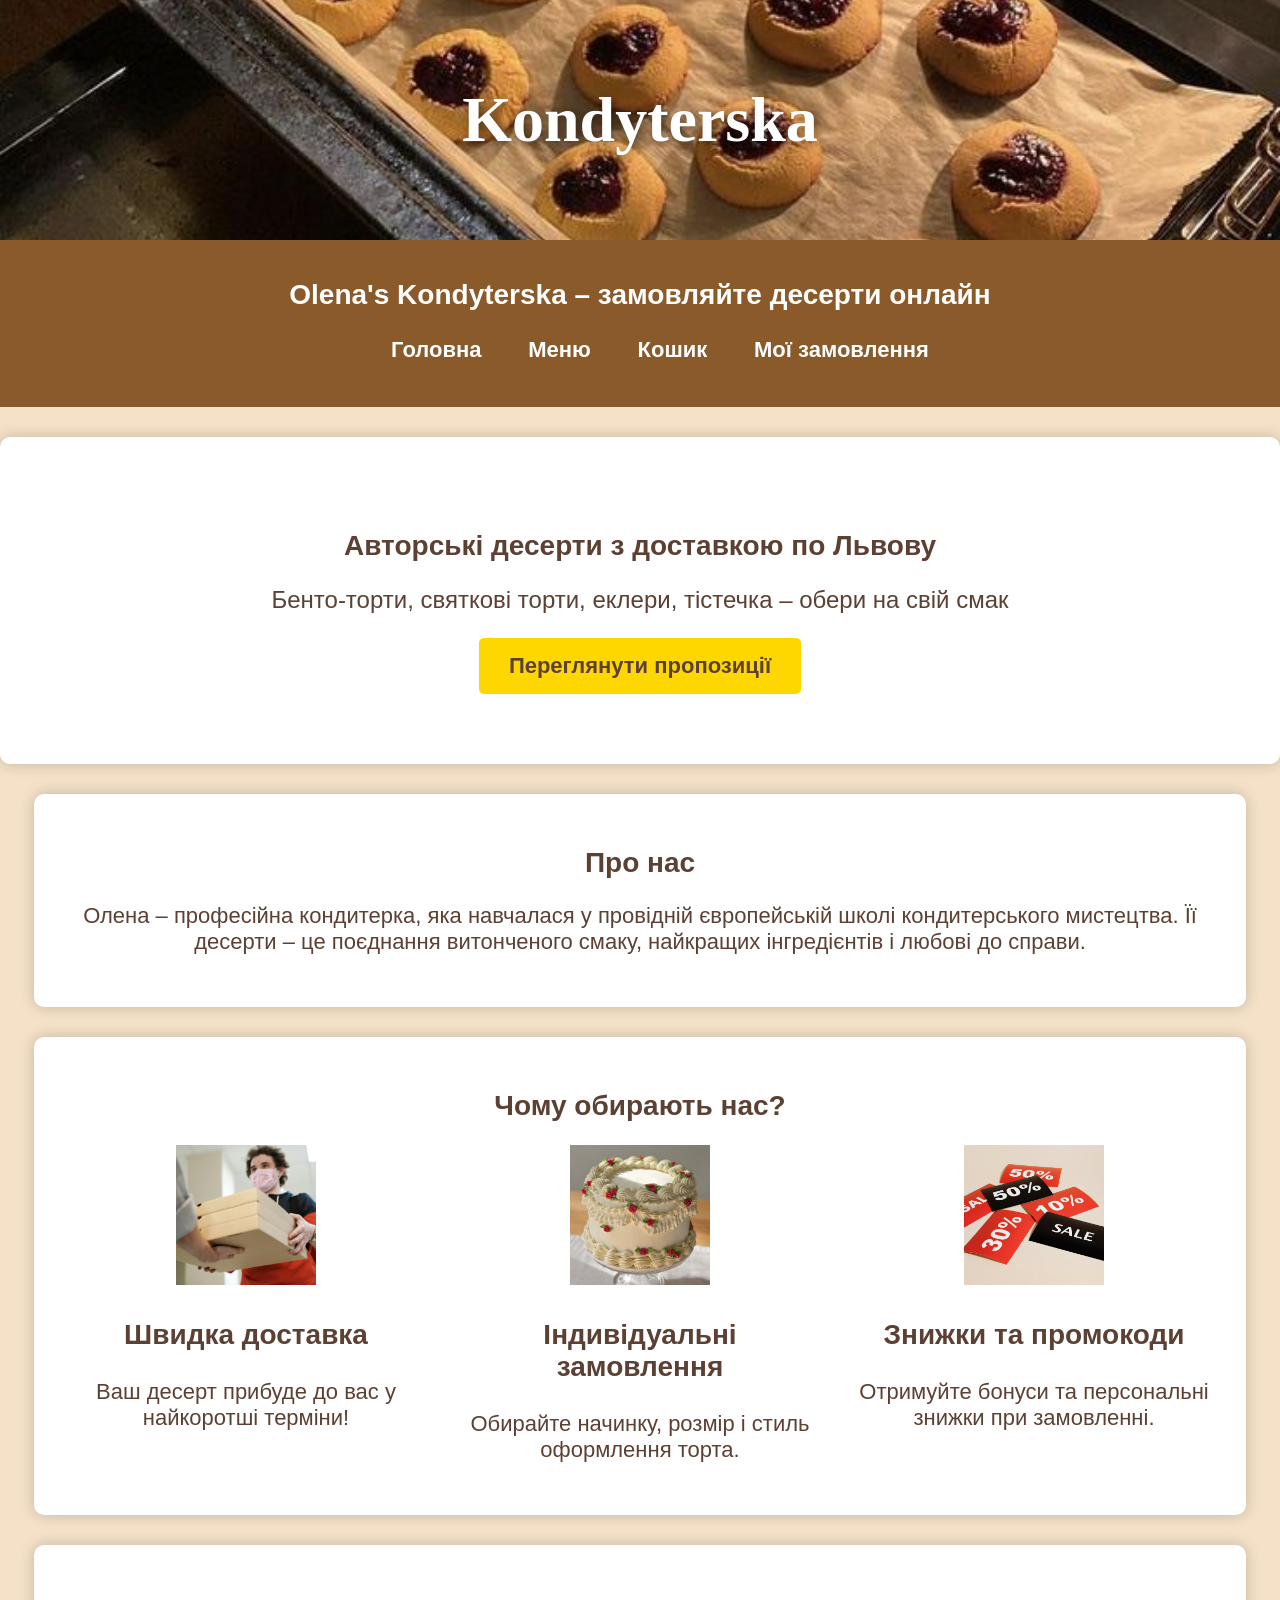
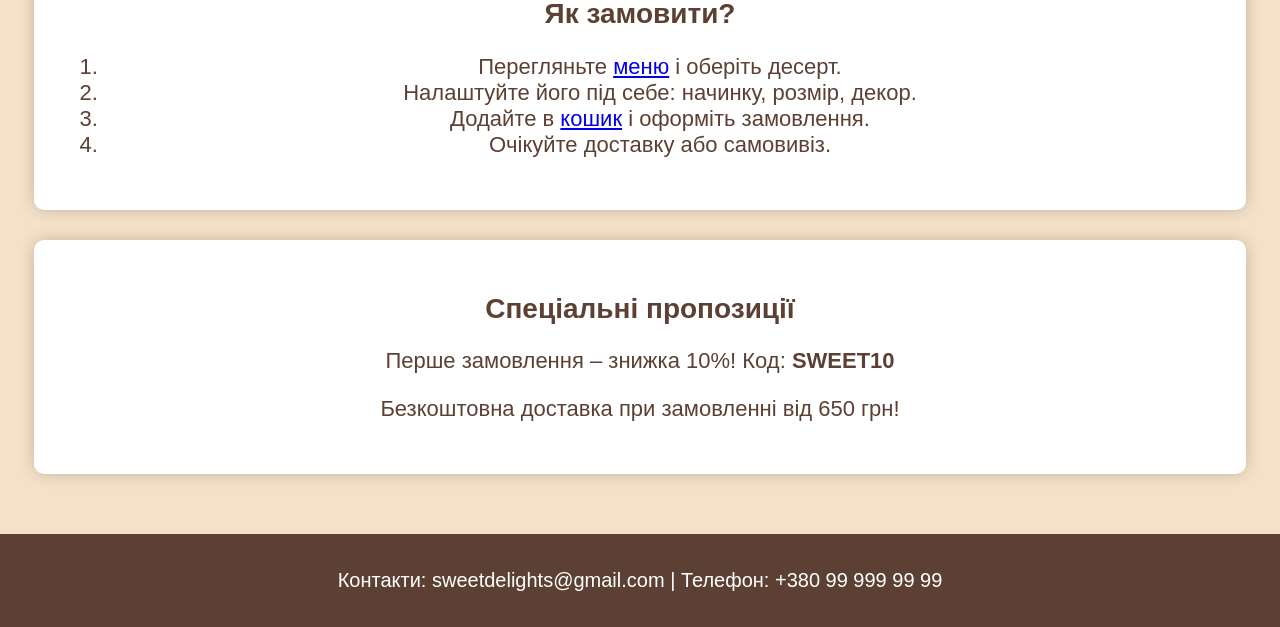
<file: index.html>
<!DOCTYPE html> 
<html lang="uk">
<head>
    <meta charset="UTF-8">
    <meta name="viewport" content="width=device-width, initial-scale=1.0">
    <title>Кондитерська платформа</title>
    <link rel="stylesheet" href="style.css">
</head>
<body>

<section class="intro">
    <h1>Kondyterska</h1>
</section>

<header>
    <h1>Olena's Kondyterska – замовляйте десерти онлайн</h1>
    <nav>
        <ul>
            <li><a href="index.html">Головна</a></li>
            <li><a href="menu.html">Меню</a></li>
            <li><a href="cart.html">Кошик</a></li>
            <li><a href="orders.html">Мої замовлення</a></li>
        </ul>
    </nav>
</header>

<main>

    <section class="banner">
        <h2>Авторські десерти з доставкою по Львову</h2>
        <p>Бенто-торти, святкові торти, еклери, тістечка – обери на свій смак</p>
        <a href="menu.html" class="btn">Переглянути пропозиції</a>
    </section>

    <section class="about">
        <h2>Про нас</h2>
        <p>Олена – професійна кондитерка, яка навчалася у провідній європейській школі кондитерського мистецтва. 
           Її десерти – це поєднання витонченого смаку, найкращих інгредієнтів і любові до справи.</p>
    </section>

    <section class="benefits">
        <h2>Чому обирають нас?</h2>
        <div class="benefit-grid">
            <div class="benefit">
                <img src="fast-delivery.png" alt="Швидка доставка">
                <h3>Швидка доставка</h3>
                <p>Ваш десерт прибуде до вас у найкоротші терміни!</p>
            </div>
            <div class="benefit">
                <img src="custom-order.png" alt="Індивідуальні замовлення">
                <h3>Індивідуальні замовлення</h3>
                <p>Обирайте начинку, розмір і стиль оформлення торта.</p>
            </div>
            <div class="benefit">
                <img src="discount.png" alt="Акції та бонуси">
                <h3>Знижки та промокоди</h3>
                <p>Отримуйте бонуси та персональні знижки при замовленні.</p>
            </div>
        </div>
    </section>

    <section class="how-to-order">
        <h2>Як замовити?</h2>
        <ol>
            <li>Перегляньте <a href="menu.html">меню</a> і оберіть десерт.</li>
            <li>Налаштуйте його під себе: начинку, розмір, декор.</li>
            <li>Додайте в <a href="cart.html">кошик</a> і оформіть замовлення.</li>
            <li>Очікуйте доставку або самовивіз.</li>
        </ol>
    </section>

    <section class="offers">
        <h2>Спеціальні пропозиції</h2>
        <p> Перше замовлення – знижка 10%! Код: <strong>SWEET10</strong></p>
        <p> Безкоштовна доставка при замовленні від 650 грн!</p>
    </section>

</main>

<footer>
    <p>Контакти: sweetdelights@gmail.com | Телефон: +380 99 999 99 99</p>
</footer>
  <script src="js/script.js"></script>
</body>
</html>
</file>
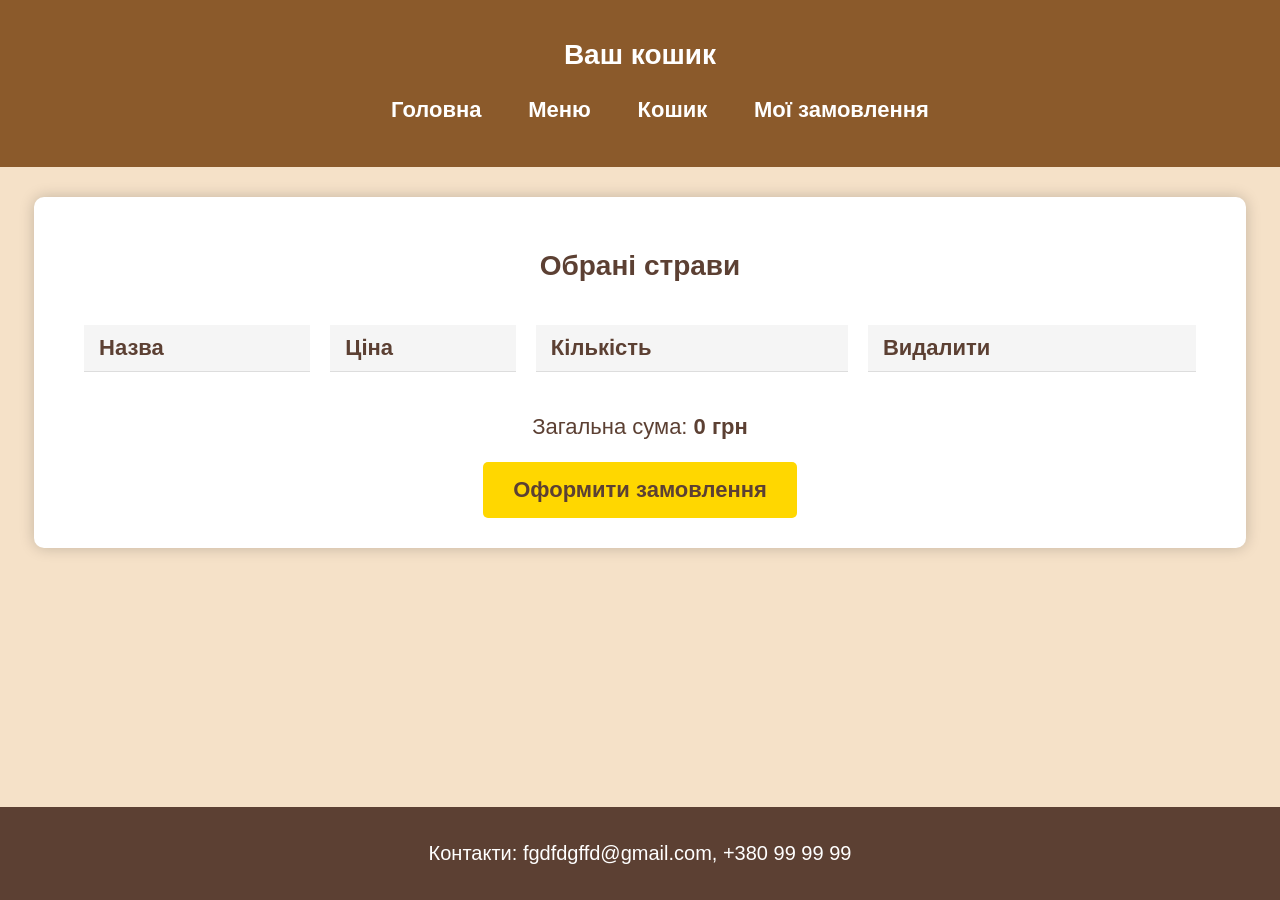
<file: cart.html>
<!DOCTYPE html>
<html lang="uk">
<head>
    <meta charset="UTF-8">
    <meta name="viewport" content="width=device-width, initial-scale=1.0">
    <title>Кошик</title>
    <link rel="stylesheet" href="style.css">
</head>
<body>

<header>
    <h1>Ваш кошик</h1>
    <nav>
        <ul>
            <li><a href="index.html">Головна</a></li>
            <li><a href="menu.html">Меню</a></li>
            <li><a href="cart.html">Кошик</a></li>
            <li><a href="orders.html">Мої замовлення</a></li>
        </ul>
    </nav>
</header>

<main>
    <section>
        <h2>Обрані страви</h2>
        <table class="cart-table">
            <thead>
                <tr>
                    <th>Назва</th>
                    <th>Ціна</th>
                    <th>Кількість</th>
                    <th>Видалити</th>
                </tr>
            </thead>
            <tbody id="cart-items">
                <!-- Тут динамічно додаються товари з JavaScript -->
            </tbody>
        </table>

        <p class="total">Загальна сума: <strong id="total-price">0 грн</strong></p>

        <button class="btn btn-order" id="place-order">Оформити замовлення</button>
    </section>
</main>

<footer>
    <p>Контакти: fgdfdgffd@gmail.com, +380 99 99 99</p>
</footer>

  <script src="js/script.js"></script>
</body>
</html>
</file>
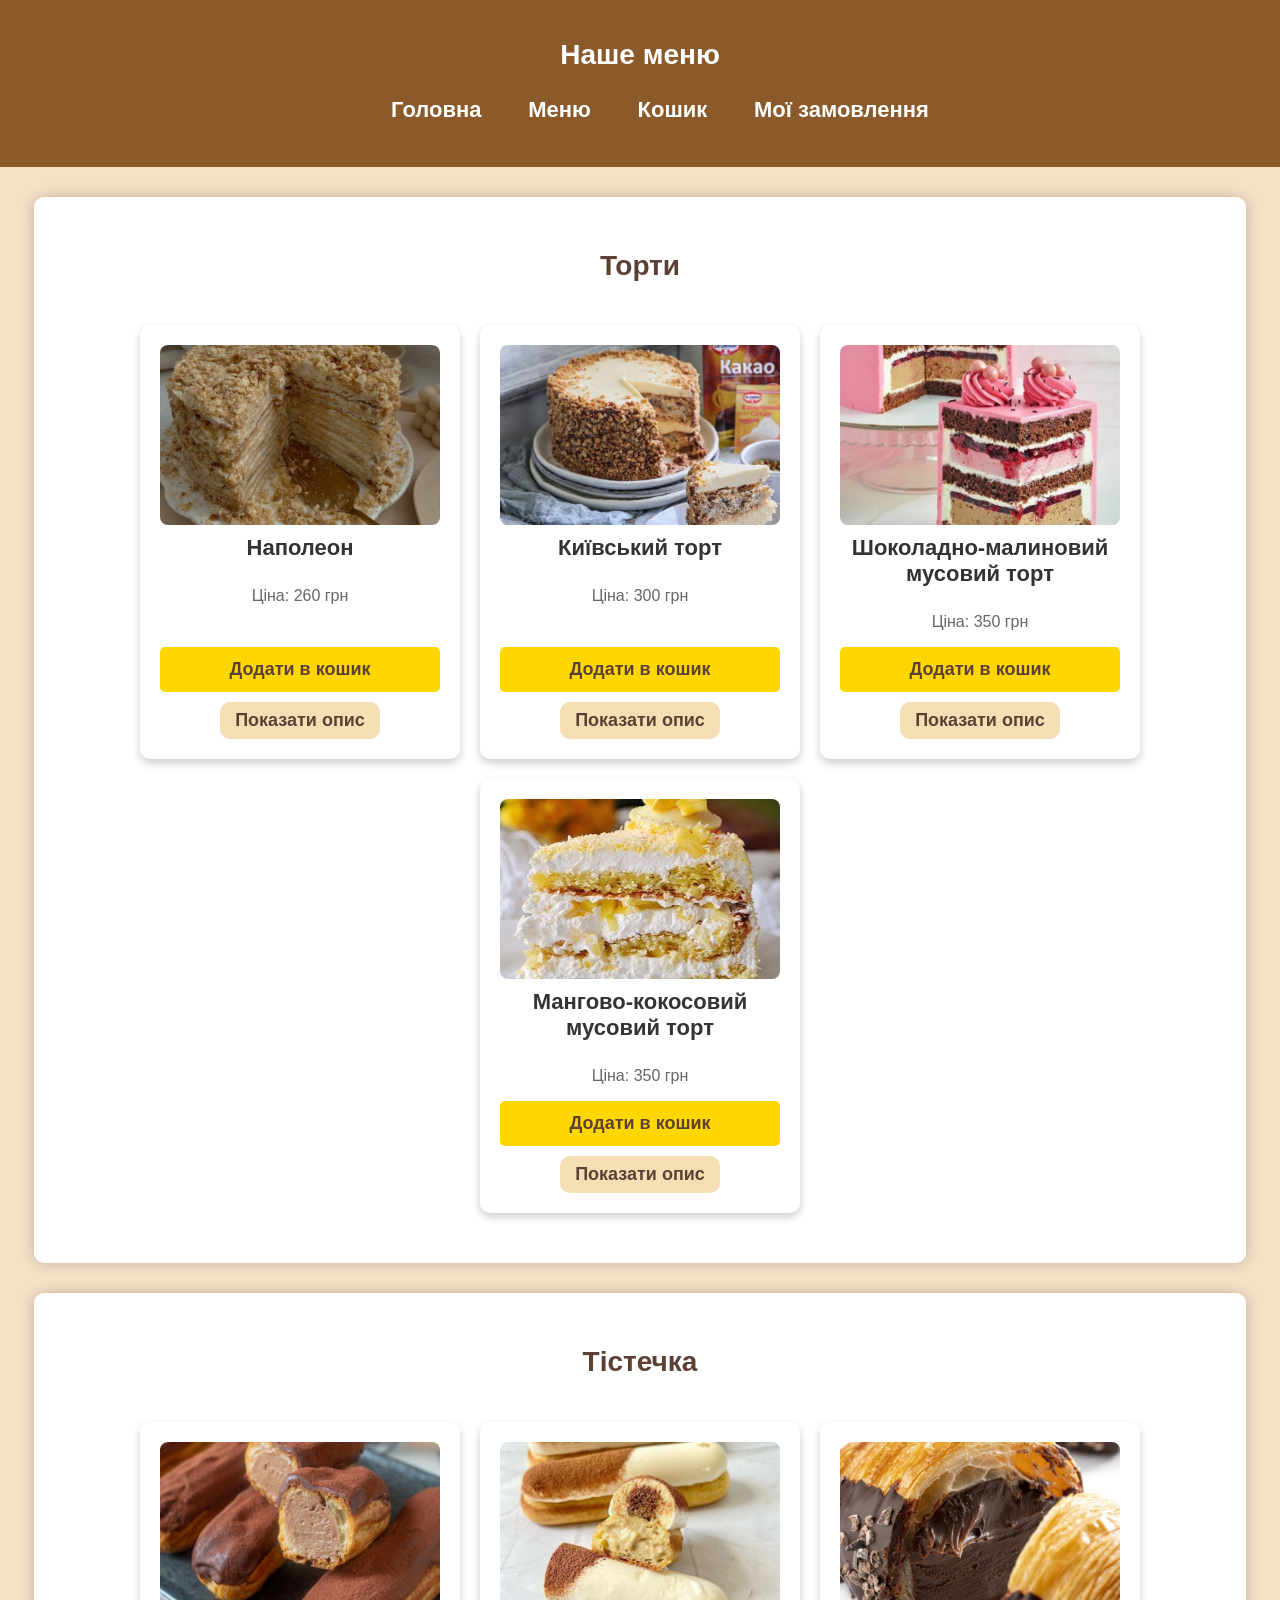
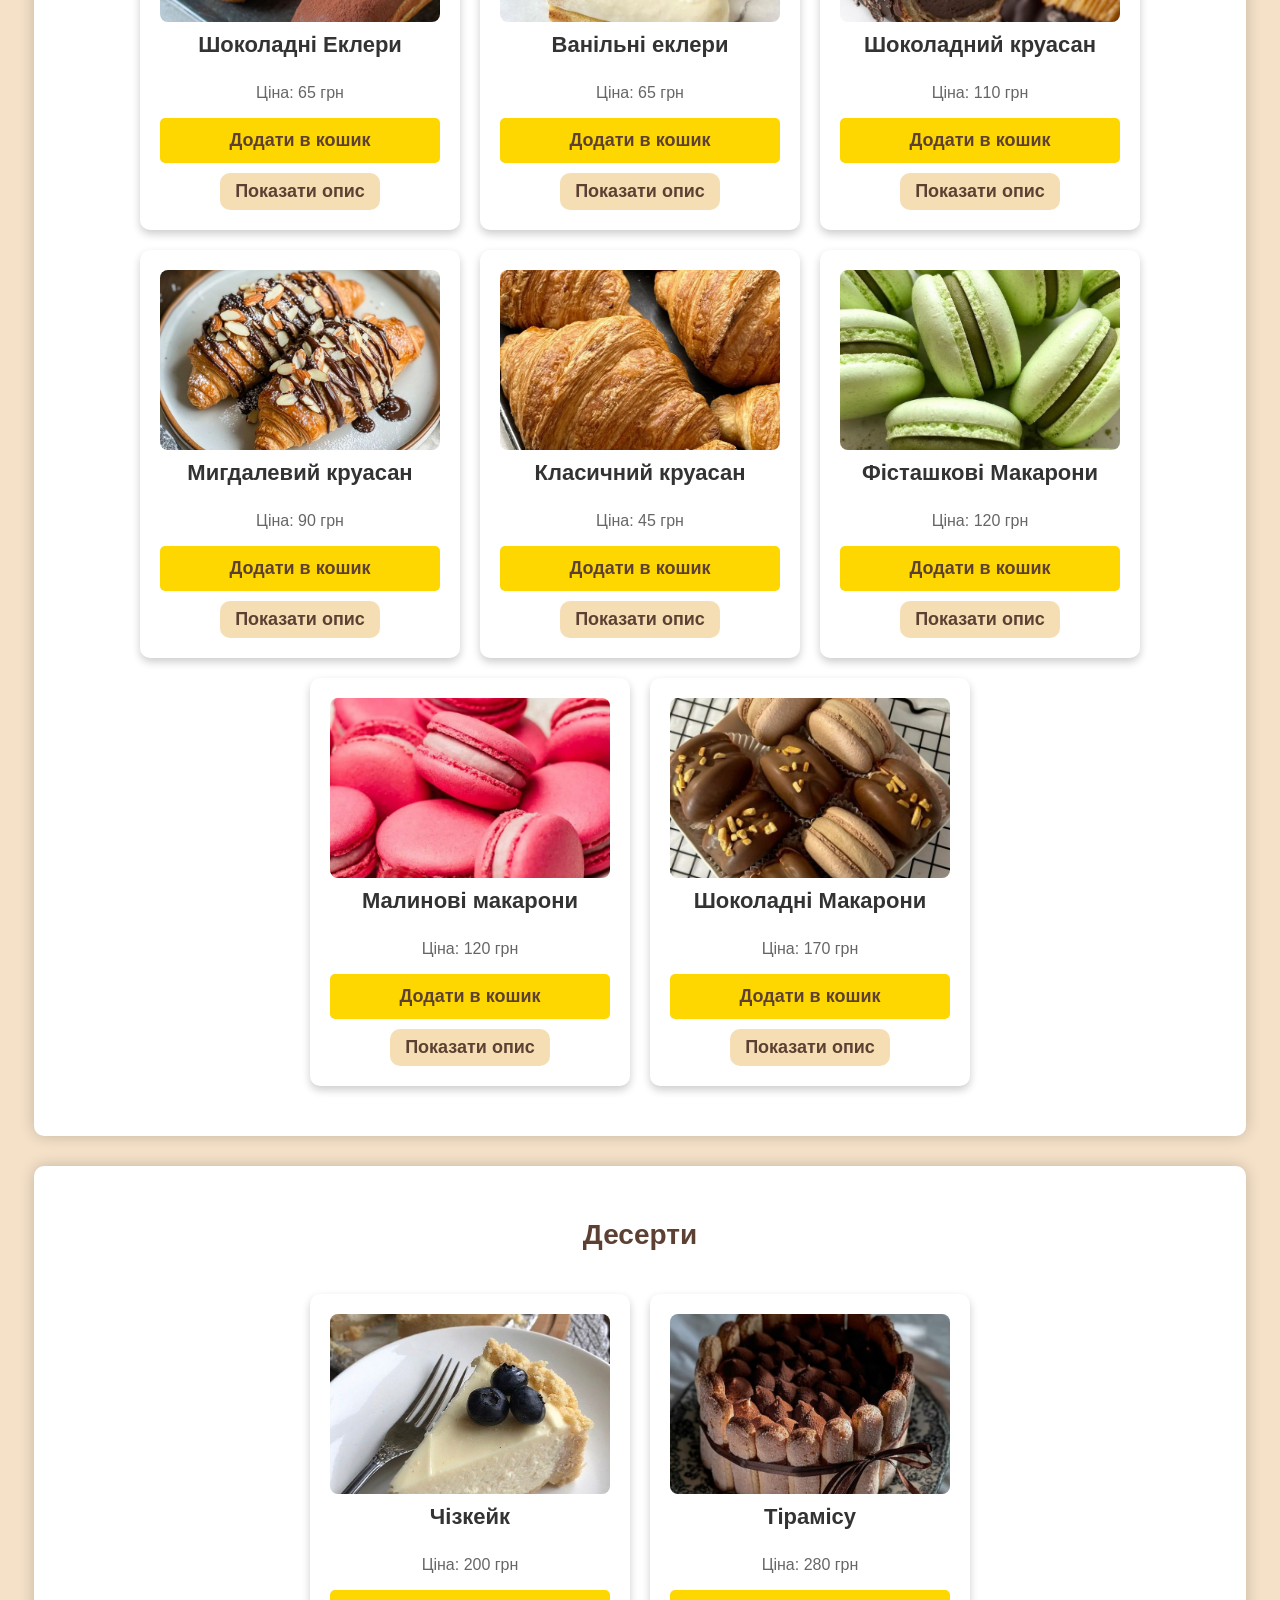
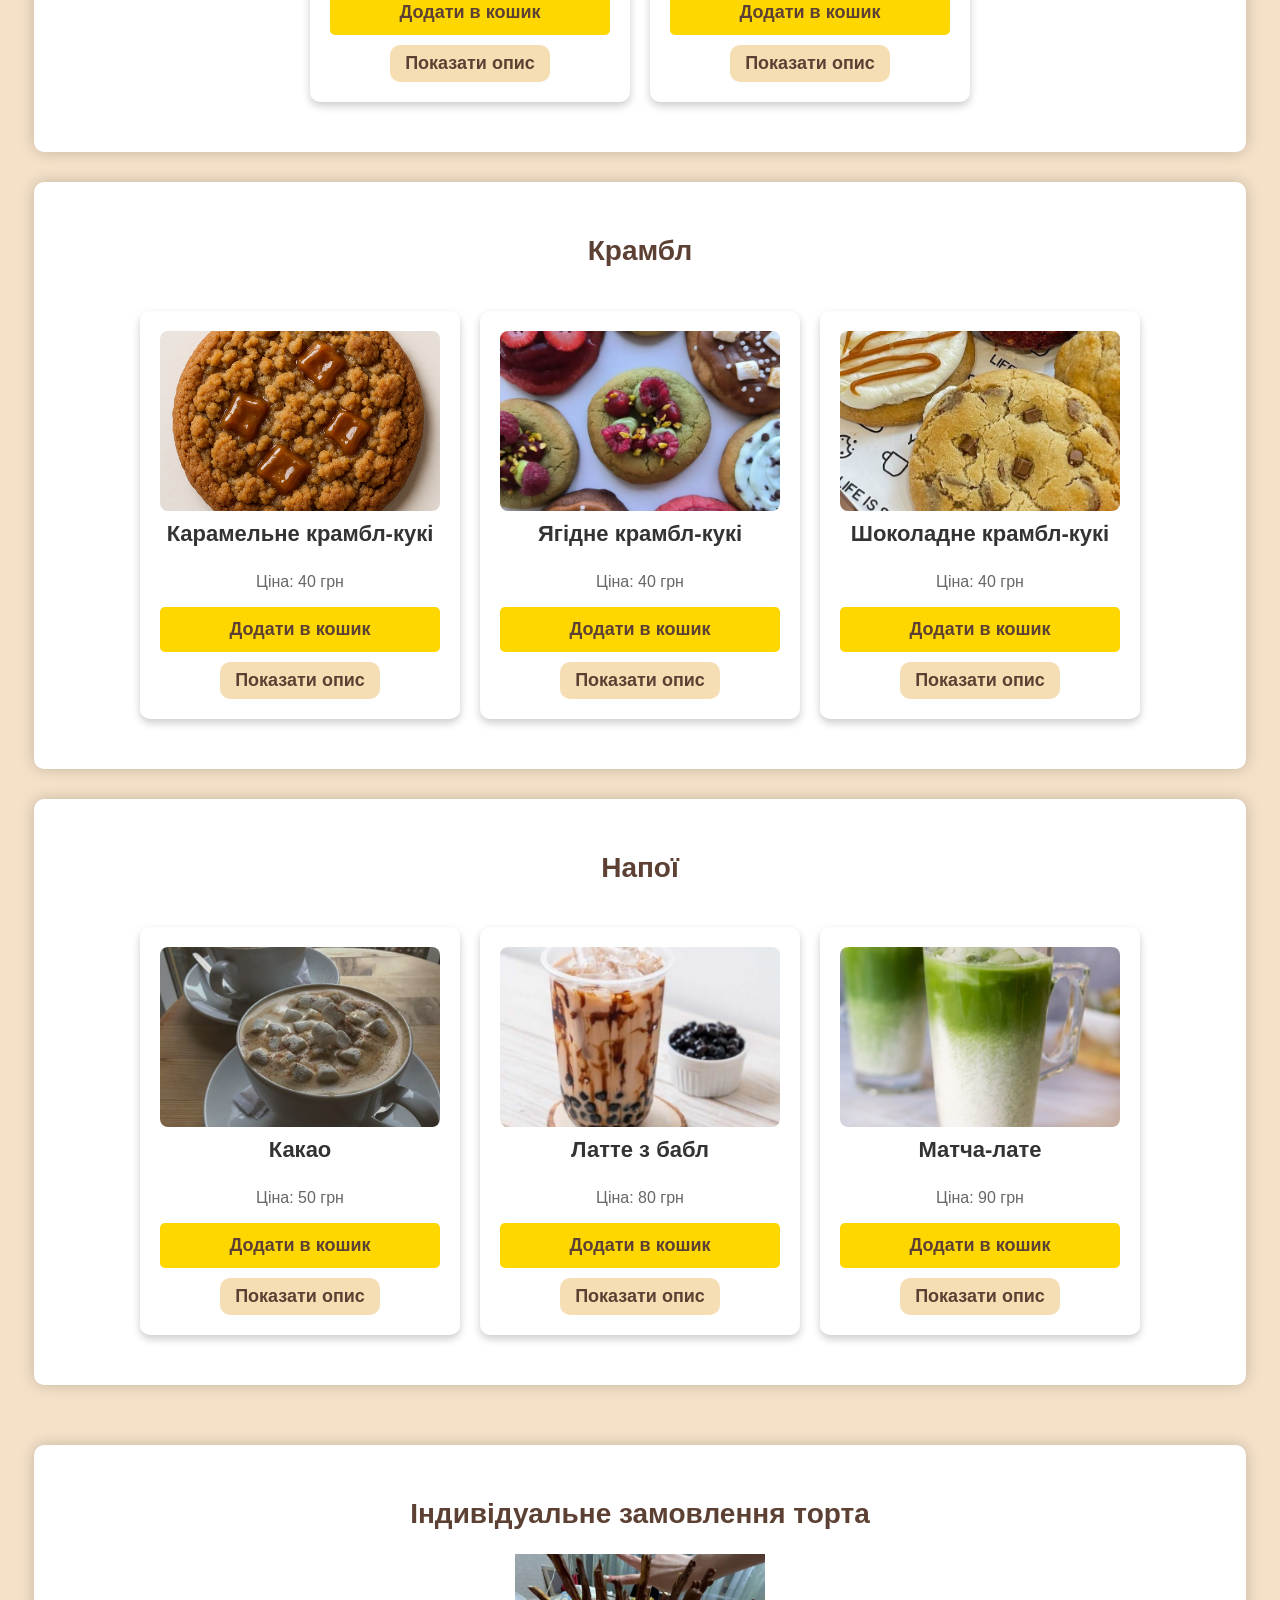
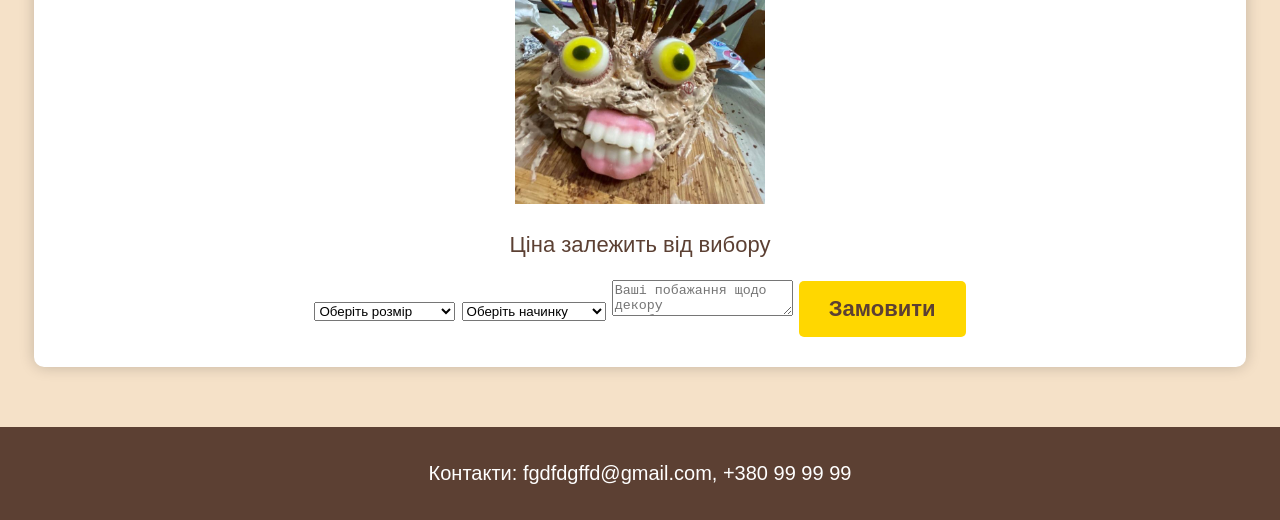
<file: menu.html>
<!DOCTYPE html>
<html lang="uk">
<head>
    <meta charset="UTF-8">
    <meta name="viewport" content="width=device-width, initial-scale=1.0">
    <title>Меню</title>
    <link rel="stylesheet" href="style.css">
</head>
<body>

<header>
    <h1>Наше меню</h1>
    <nav>
        <ul>
            <li><a href="index.html">Головна</a></li>
            <li><a href="menu.html">Меню</a></li>
            <li><a href="cart.html">Кошик</a></li>
            <li><a href="orders.html">Мої замовлення</a></li>
        </ul>
    </nav>
</header>

<main id="menu-container"></main>

<main>  
    <section>
        <h2>Індивідуальне замовлення торта</h2>
            <div class="item">
                <img src="img/custom_cake.jpg" alt="Індивідуальний торт">
                <p>Ціна залежить від вибору</p>

                <form id="custom-cake-form">
                    <select id="cake-size" required>
                      <option value="">Оберіть розмір</option>
                      <option value="Малий">Малий (500грн)</option>
                      <option value="Середній">Середній (1000грн)</option>
                      <option value="Великий">Великий (1500грн)</option>
                    </select>
                  
                    <select id="cake-filling" required>
                      <option value="">Оберіть начинку</option>
                      <option value="Шоколадна">Шоколадна</option>
                      <option value="Ванільна">Ванільна</option>
                      <option value="Вишнено-малинова">Вишнено-малинова</option>
                      <option value="Пломбірна">Пломбірна</option>
                      <option value="Цитрусова">Цитрусова</option>
                    </select>
                  
                    <textarea id="cake-decor" placeholder="Ваші побажання щодо декору (необов'язково)"  required ></textarea>
                  
                    <button type="submit" class="btn">Замовити</button>
                  </form>
                  

                <script>
                        function addCustomCakeToCart(event) {
                        event.preventDefault(); // щоб форма не перезавантажувала сторінку
                        alert("Торт додано до кошика!");
                    }

                    document.addEventListener("DOMContentLoaded", function () {
                        document
                        .querySelector("#custom-cake-form")
                        .addEventListener("submit", addCustomCakeToCart);
                    });
                  </script>

            </div>
          
    </section>
</main>

   <script src="js/script.js"></script>

   <footer>
    <p>Контакти: fgdfdgffd@gmail.com, +380 99 99 99</p>
</footer>

</body>
</html>
</file>
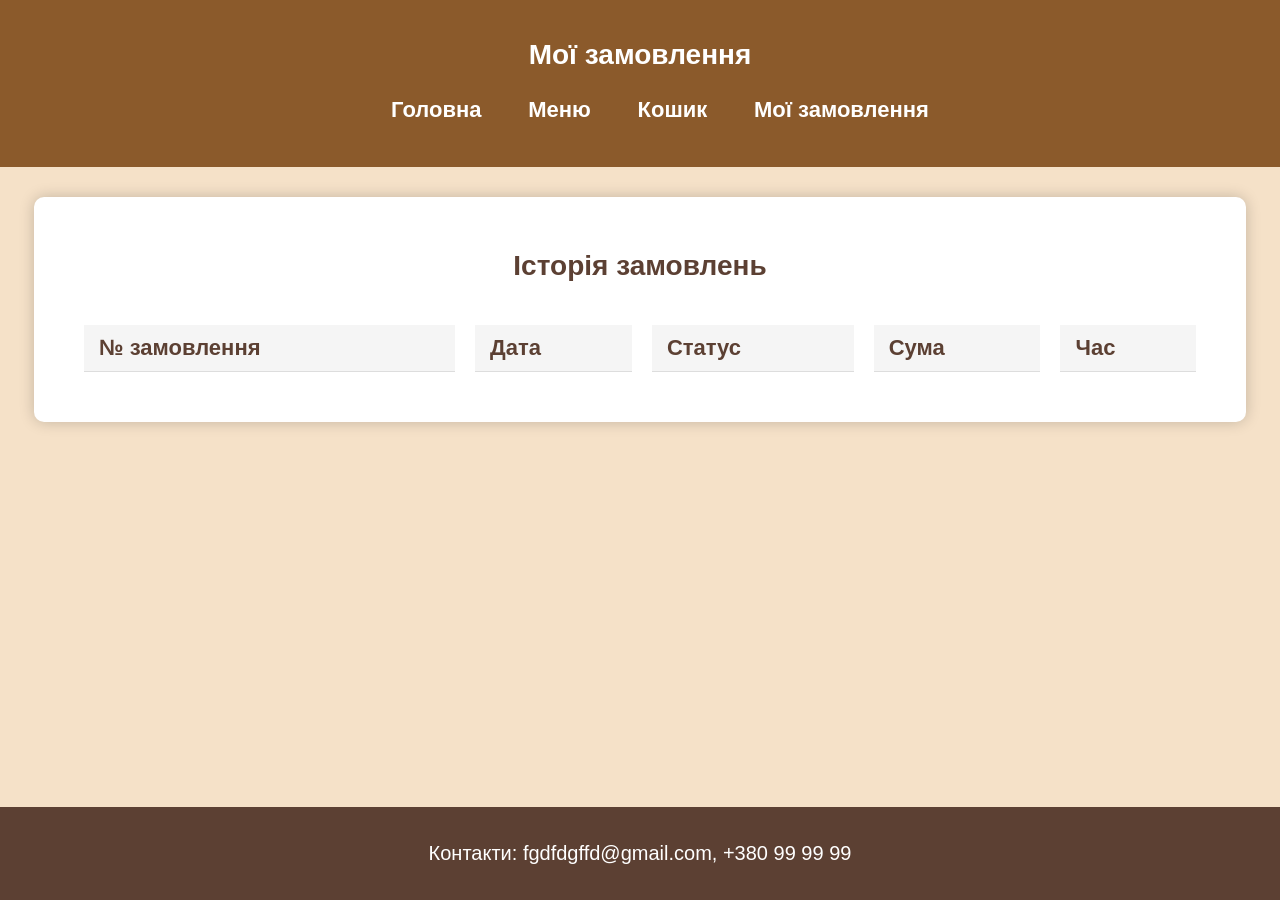
<file: orders.html>
<!DOCTYPE html>
<html lang="uk">
<head>
    <meta charset="UTF-8">
    <meta name="viewport" content="width=device-width, initial-scale=1.0">
    <title>Мої замовлення</title>
    <link rel="stylesheet" href="style.css">
</head>
<body>

<header>
    <h1>Мої замовлення</h1>
    <nav>
        <ul>
            <li><a href="index.html">Головна</a></li>
            <li><a href="menu.html">Меню</a></li>
            <li><a href="cart.html">Кошик</a></li>
            <li><a href="orders.html">Мої замовлення</a></li>
        </ul>
    </nav>
</header>

<main>
    <section>
        <h2>Історія замовлень</h2>
        <table class="orders-table">
            <thead>
                <tr><!--- не оптимізовано під телефон -->
                    <th>№ замовлення</th>
                    <th>Дата</th>
                    <th>Статус</th>
                    <th>Сума</th>
                    <th>Час</th>
                </tr>
            </thead>
            <tbody id="orders-list">
                <!-- Тут динамічно додаються замовлення з JavaScript -->
            </tbody>
        </table>
    </section>
</main>

<footer>
    <p>Контакти: fgdfdgffd@gmail.com, +380 99 99 99</p>
</footer>

  <script src="js/script.js"></script>
</body>
</html>
</file>
<file: style.css>
main{
    flex: 1;
}

.intro {
    max-width: 100%;
    margin: 0;
    background: url('background.jpg') no-repeat center center;
    background-size:cover;
    display: flex;
    align-items: center;
    justify-content: center;
    text-align: center;
    border-radius: 0;
}

body {
    font-family: Arial, sans-serif;
    text-align: center;
    background-color: #F5E1C8;
    color: #5C4033;
    font-size: 20px; 
}

html, body {
    height: 100%;
    margin: 0;
    padding: 0;
    width: 100%;
    display: flex;
    flex-direction: column;
   }


.intro h1 {
    font-family: "Times New Roman", serif;
    font-size: 5rem;
    color: white;
    font-size: clamp(2rem, 5vw, 5rem);
    text-shadow: 2px 2px 10px rgba(0, 0, 0, 0.5);
}


.description-btn {
    border-radius: 10px;
    padding: 8px 15px;
    font-size: 18px;
    font-weight: bold;
    cursor: pointer;
    border: none;
    transition: all 0.3s ease-in-out;
    background: wheat;
    color: #5C4033;
}

/* Стиль для опису страви */
.description {
    font-size: 18px;
    color: #333;
    background: white;
    padding: 10px;
    border-radius: 5px;
   
}



.menu-grid {
    display: flex;
    flex-wrap: wrap;
    justify-content: center;
    gap: 20px;
    padding: 20px;
}

.menu-item {
    display: flex;
    flex-direction: column;
    justify-content: space-between; 
    align-items: center;
    background-color: #fff;
    border-radius: 10px;
    box-shadow: 0 4px 8px rgba(0, 0, 0, 0.2);
    padding: 20px;
    width: 280px; 
    text-align: center;
}

.menu-item .description-btn {
    margin-top: 10px;
}


.menu-item:hover {
    transform: scale(1.05);
}

.menu-item img {
    width: 100%;
    height: 18px;
    object-fit: cover;
    border-radius: 10px;
}

/* "Додати в кошик" */
.menu-item .btn { 
    width: 100%;
    padding: 12px;
    font-size: 18px;
}

header {
    background-color: #8B5A2B;
    color: white;
    padding: 20px;
    font-size: 24px;
}

nav ul li {
    display: inline;
    margin: 0 20px;
}

nav ul li a {
    color: white;
    text-decoration: none;
    font-weight: bold;
    font-size: 22px; 
    display: inline-block;
    transition: transform 0.3s ease-in-out;
}

nav ul li a:hover {
    transform: scale(1.2);
}

nav ul li a:active {
    transform: scale(0.9);
}

.banner {
    background-color: white;
    padding: 70px; 
    border-radius: 10px;
    margin: 30px auto;
    max-width: 95%;
    font-size: 24px;
}


/* Кнопки */
.btn {
    background-color: #FFD700;
    color: #5C4033; 
    padding: 15px 30px;
    text-decoration: none;
    border-radius: 5px;
    display: inline-block;
    font-weight: bold;
    font-size: 22px;
    cursor: pointer; 
    transition: all 0.3s ease-in-out;
    border: none; 

}


.btn:active {
    transform: scale(0.95);
}

section {
    padding: 30px;
    margin: 30px auto;
    max-width: 90%;
    background: white;
    border-radius: 10px;
    box-shadow: 0 0 15px rgba(0, 0, 0, 0.2);
    font-size: 22px;
}

h1, h2, h3 {
    font-size: 28px; 
}


.benefit-grid {
    display: grid;
    grid-template-columns: repeat(auto-fit, minmax(300px, 1fr)); 
    gap: 30px;
}

.benefit img {
    width: 140px;
    height: auto;
}



footer {
    background: #5C4033; 
    color: white;
    padding: 15px;
    margin-top: 30px;
    font-size: 20px;

}

@media (max-width: 600px) {
    .benefit-grid {
        grid-template-columns: 1fr;
    }

    nav ul li {
        display: block;
        margin: 15px 0;
    }

    section {
        padding: 20px;
        font-size: 20px;
    }
}


@media (max-width: 788px) {
    .menu-grid {
        grid-template-columns: repeat(auto-fit, minmax(300px, 1fr)); 
        gap: 15px;
    }

    .menu-item {
        padding: 10px;
    }

    .menu-item img {
        height: 160px; 
    }

    section {
        padding: 25px;
        font-size: 20px;
    }

    .banner {
        padding: 50px;
        font-size: 22px;
    }
}


@media (max-width: 480px) {
    .menu-grid {
        grid-template-columns: 1fr;
    }

    .menu-item img {
        height: 150px;
    }

    .banner {
        padding: 40px;
        font-size: 20px;
    }

    section {
        padding: 20px;
        font-size: 18px;
    }
}


@media (min-width: 1024px) {
    .menu-grid:has(.menu-item:nth-child(1):nth-last-child(1)) {
        display: flex;
        justify-content: center;
    }
}

.menu-item img {
    width: 100%;
    height: 180px; 
    object-fit: cover;
    border-radius: 8px;
}


.menu-item h3 {
   font-size: 22px;
    margin: 10px 0;
    color: #333;
}

.menu-item p {
     font-size: 16px;
    color: #666;
    flex-grow: 1;
}

.orders-table {
    width: 100%;
    border-collapse: separate;
    border-spacing: 20px; /* Встановлює відстань між комірками */
}

.orders-table th, 
.orders-table td {
    padding: 10px 15px; /* Внутрішній відступ для кращого вигляду */
    text-align: left;
    border-bottom: 1px solid #ddd;
}

.orders-table thead {
    background-color: #f5f5f5;
    font-weight: bold;
}

.cart-table {
    width: 100%;
    border-collapse: separate;
    border-spacing: 20px; /* Відстань між комірками */
}

.cart-table th, 
.cart-table td {
    padding: 10px 15px; /* Внутрішній відступ */
    text-align: left;
    border-bottom: 1px solid #ddd;
}

.cart-table thead {
    background-color: #f5f5f5;
    font-weight: bold;
}


.item img {
    max-width: 250px; /* або що тобі підходить */
    height: auto;
}
  
  @media (max-width: 730px) {
    .orders-table {
      border: 0;
    }
  
    .orders-table thead {
      display: none;
    }
  
    .orders-table tr {
      display: block;
      margin-bottom: 20px;
      border-bottom: 2px solid #ccc;
      padding: 10px;
      background: #fff;
      border-radius: 10px;
      box-shadow: 0 2px 5px rgba(0,0,0,0.1);
    }
  
    .orders-table td {
      display: block;
      text-align: right;
      font-size: 16px;
      padding: 8px 10px;
      position: relative;
    }
  
    .orders-table td::before {
      content: attr(data-label);
      position: absolute;
      left: 10px;
      text-align: left;
      font-weight: bold;
      color: #5C4033;
    }
  }
  
/* Стилі для адаптивної таблиці кошика */
@media (max-width: 833px) {
    table.cart-table,
    table.cart-table thead,
    table.cart-table tbody,
    table.cart-table th,
    table.cart-table td,
    table.cart-table tr {
      display: block;
      width: 100%;
      box-sizing: border-box;
    }
  
    table.cart-table thead {
      display: none;
    }
  
    table.cart-table tr {
      margin-bottom: 1rem;
      border: 1px solid #ddd;
      border-radius: 8px;
      overflow: hidden;
    }
  
    table.cart-table td {
      position: relative;
      padding-left: 50%;
      padding-top: 0.5rem;
      padding-bottom: 0.5rem;
      text-align: left;
      border: none;
      border-bottom: 1px solid #ccc;
      box-sizing: border-box;
    }
  
    table.cart-table td:last-child {
      border-bottom: none;
    }
  
    table.cart-table td::before {
      content: attr(data-label);
      position: absolute;
      left: 1rem;
      top: 50%;
      transform: translateY(-50%);
      font-weight: bold;
      color: inherit;
      white-space: nowrap;
    }
  
    .cart-table {
      max-width: 100%;
      overflow-x: hidden;
    }
  
    body {
      overflow-x: hidden; /* Не даємо сторінці гортатись вбік */
    }
  
    .btn-order {
      width: 100%;
      max-width: 100%;
      box-sizing: border-box;
    }
  }

  #decor-comment {
    width: 100%;
    padding: 8px;
    margin: 10px 0;
    border: 1px solid #ddd;
    border-radius: 4px;
    resize: vertical;
    min-height: 60px;
}

a.btn:hover{
    transform: scale(1.05);
}
</file>
